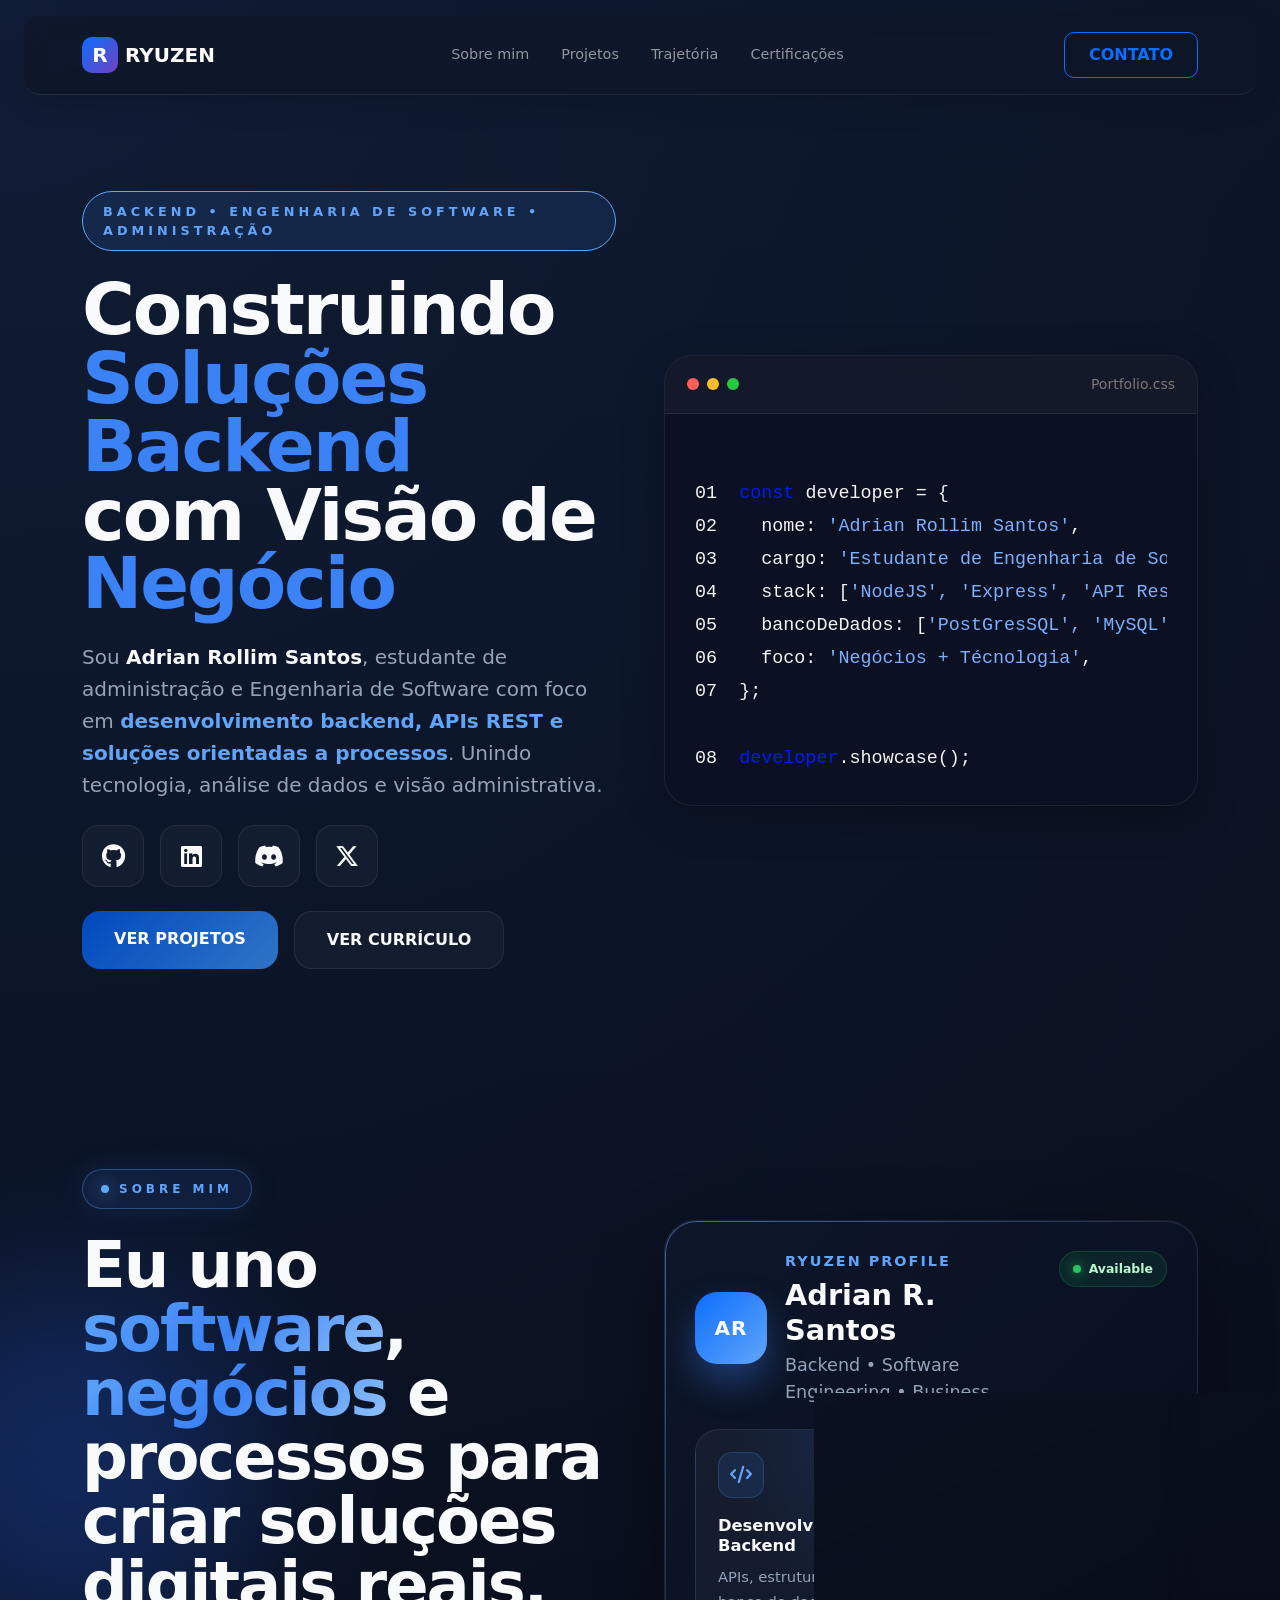
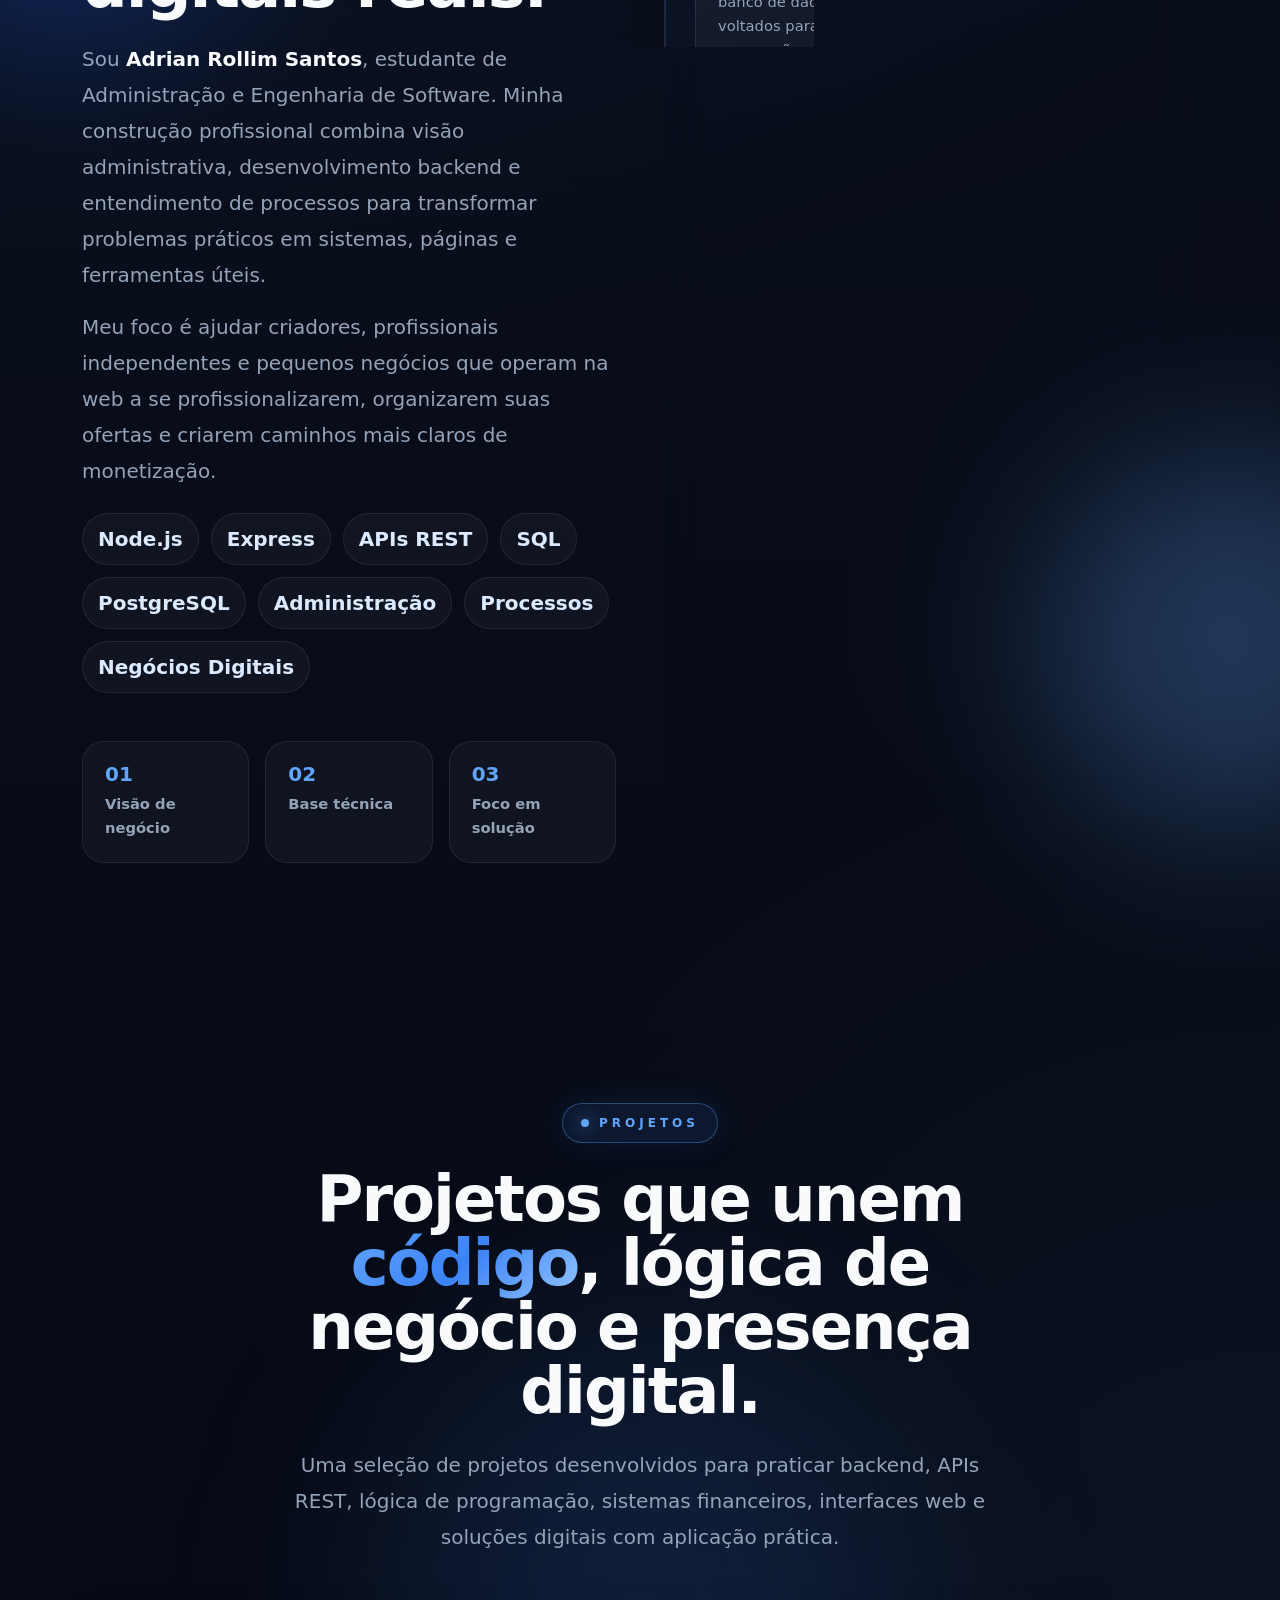
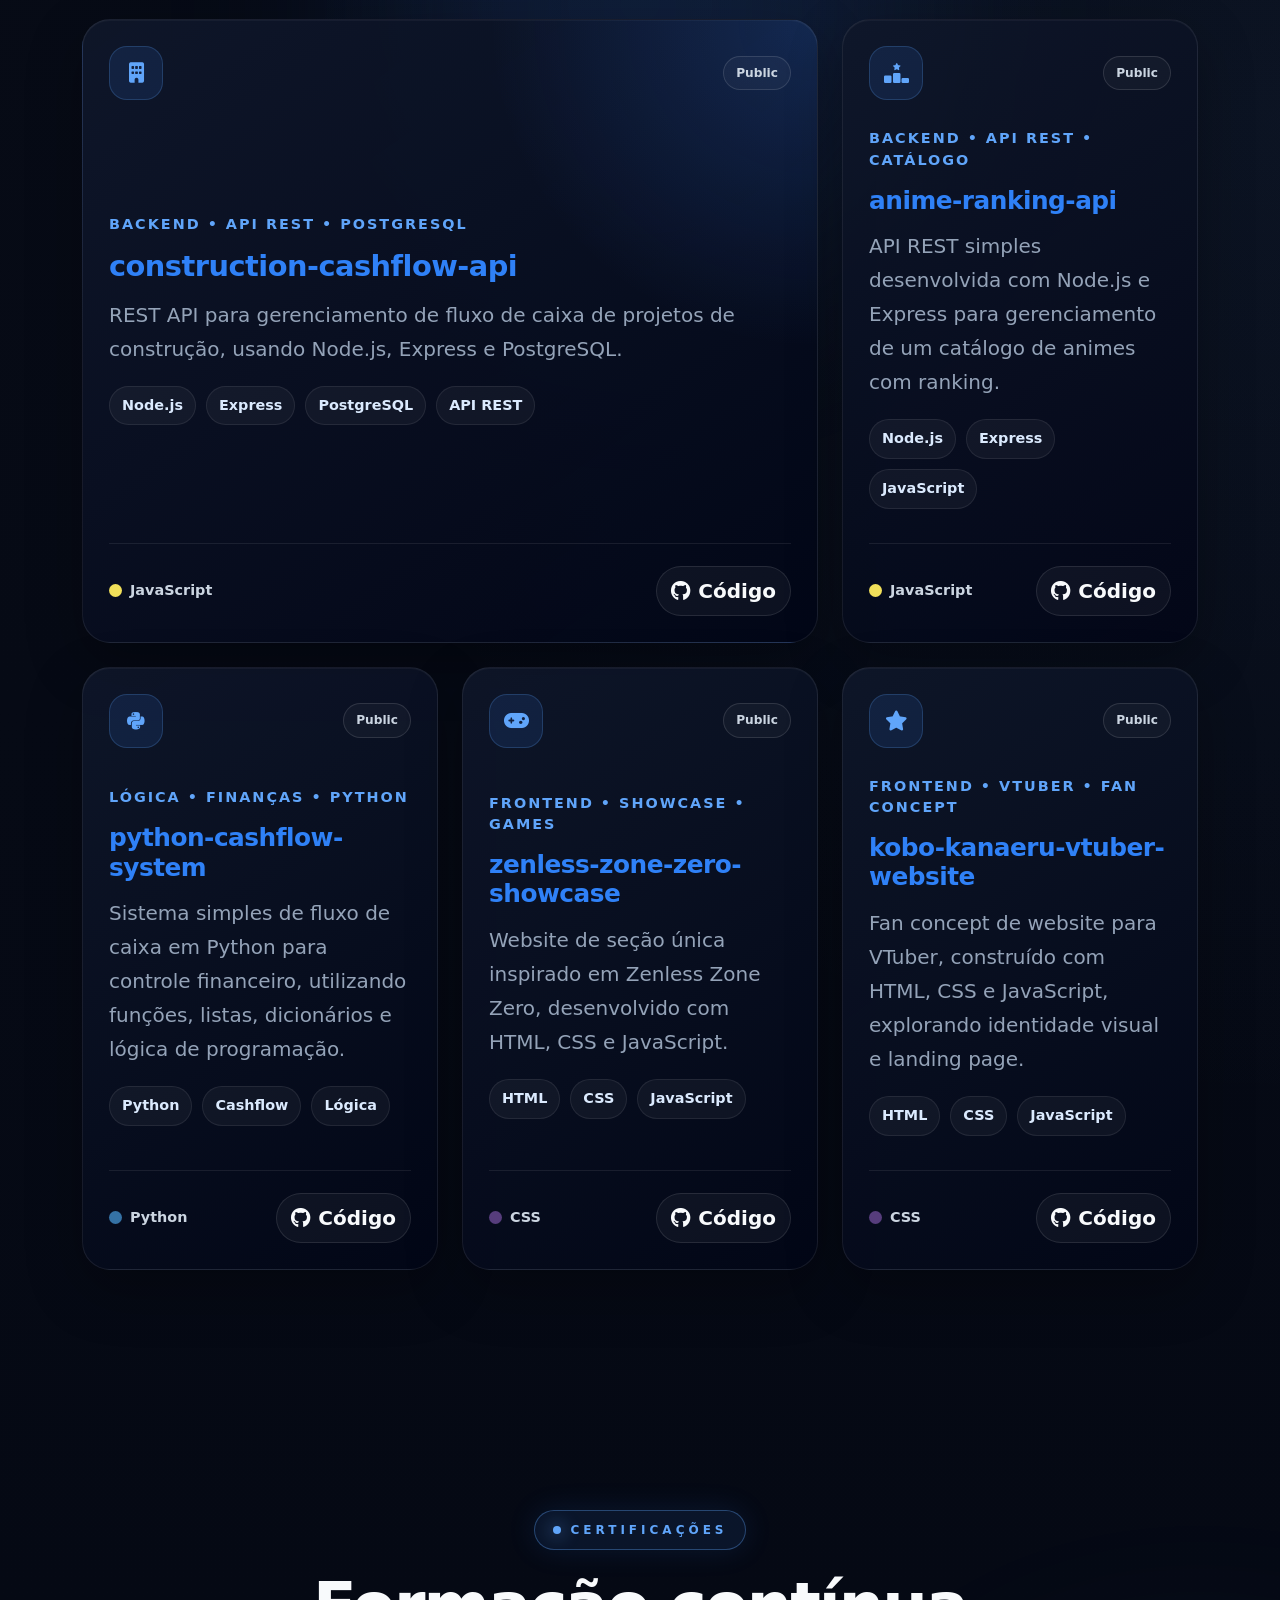
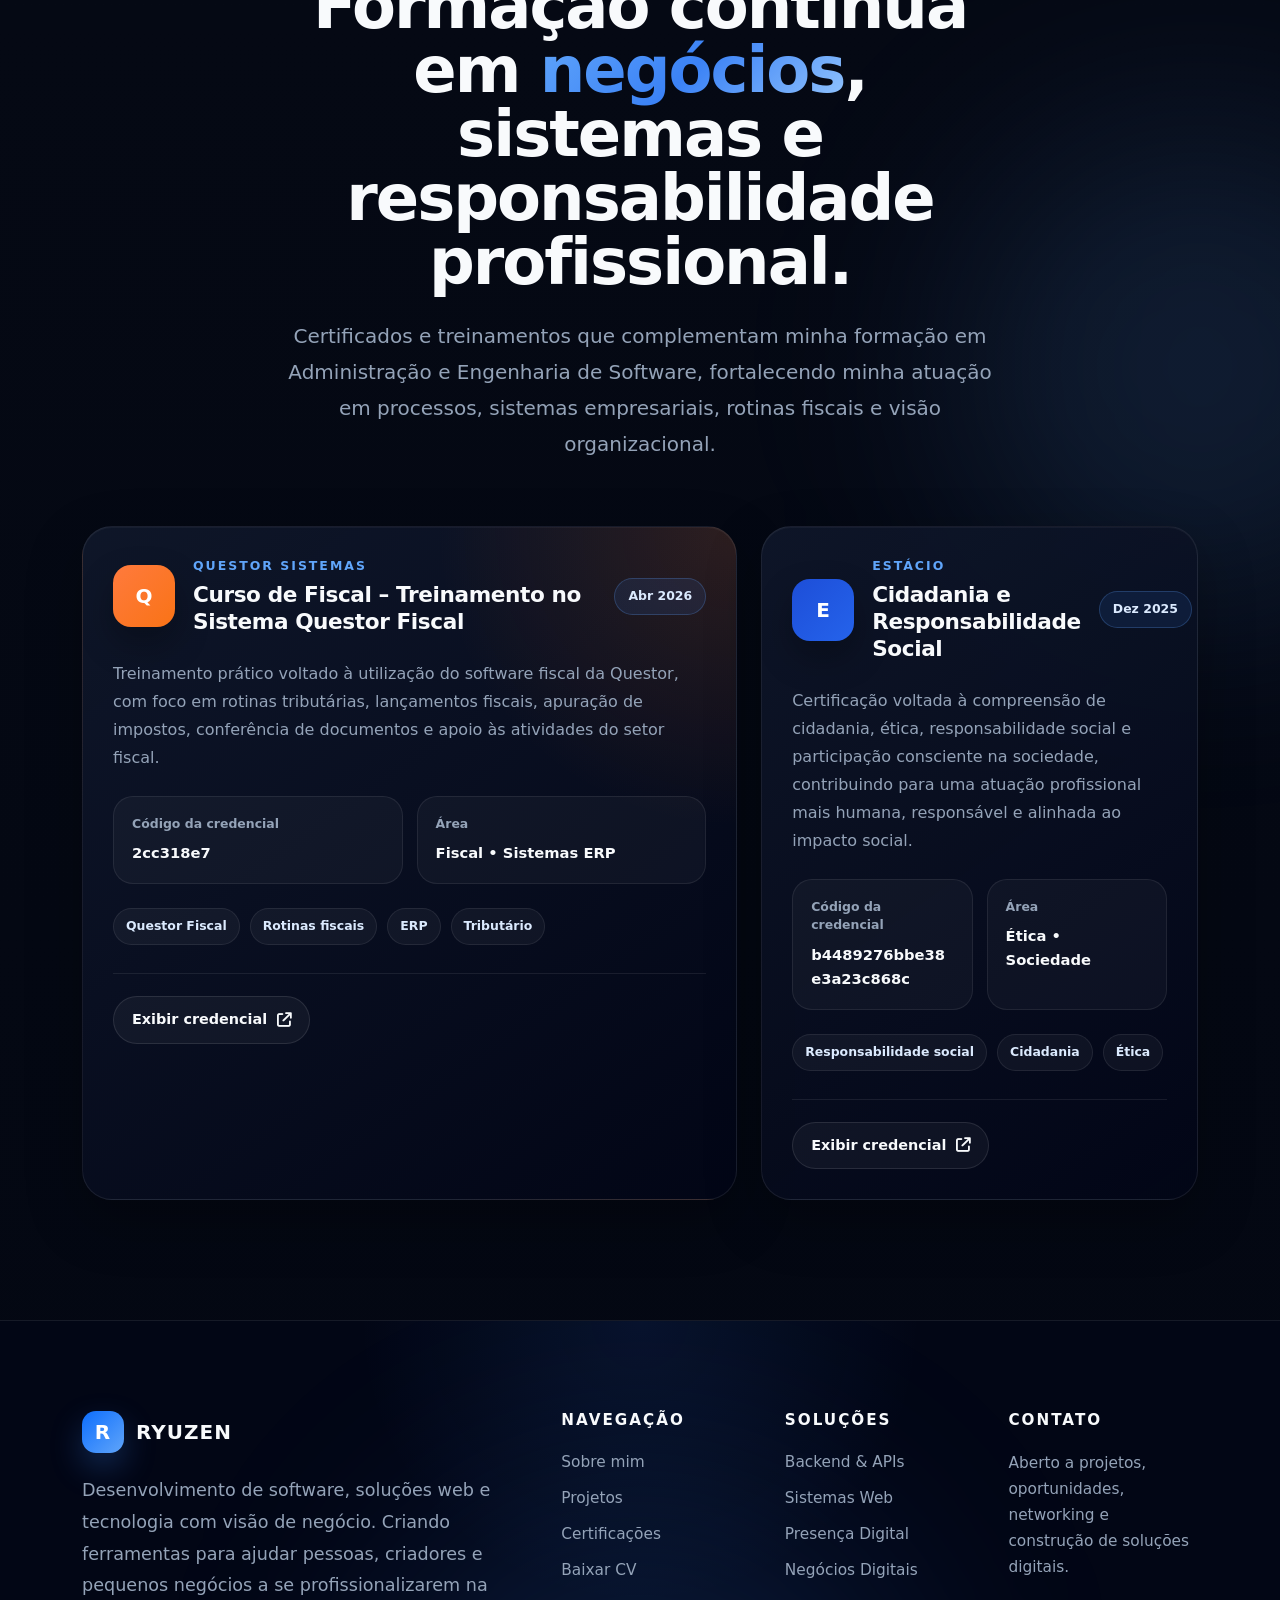
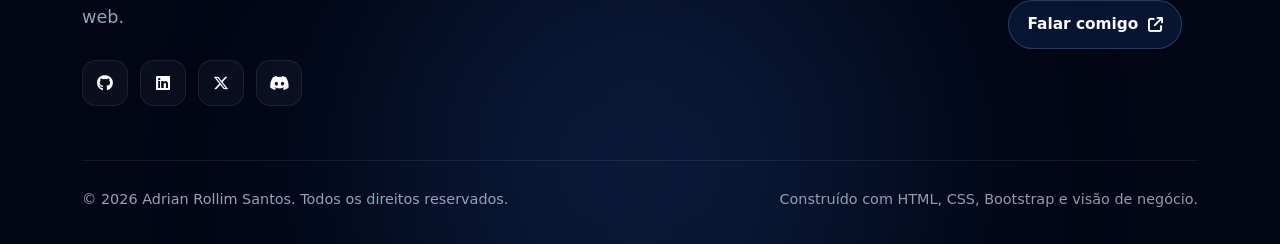
<file: index.html>
<!doctype html>
<html lang="en">
  <head>
    <meta charset="utf-8">
    <meta name="viewport" content="width=device-width, initial-scale=1">
    <link rel="shortcut icon" href="assets/img/icons/favicon.png" type="image/x-icon">
    <title>Adrian R. Santos | Portifólio de Desenvolvimento de Software</title>
    <!-- === Bootstrap Link === -->
    <link href="https://cdn.jsdelivr.net/npm/bootstrap@5.3.8/dist/css/bootstrap.min.css" rel="stylesheet" integrity="sha384-sRIl4kxILFvY47J16cr9ZwB07vP4J8+LH7qKQnuqkuIAvNWLzeN8tE5YBujZqJLB" crossorigin="anonymous">
    
    <!-- === Bootstrap Icons === -->
    <link rel="stylesheet" href="https://cdn.jsdelivr.net/npm/bootstrap-icons@1.13.1/font/bootstrap-icons.min.css">

    <!-- Font Awesome Icons -->
    <link rel="stylesheet" href="https://cdnjs.cloudflare.com/ajax/libs/font-awesome/6.5.1/css/all.min.css">
    
    <!-- === CSS Personalizado === -->
    <link rel="stylesheet" href="assets/css/style.css">
    <link rel="stylesheet" href="assets/css/style-hero-section.css">
    <link rel="stylesheet" href="assets/css/style-about-section.css">
    <link rel="stylesheet" href="assets/css/style-projects-section.css">
    <link rel="stylesheet" href="assets/css/styele-certifications.css">
    <link rel="stylesheet" href="assets/css/style-footer-section.css">
  </head>
  <body>

    <!-- === header === -->
    <header class="px-4 py-3">
        <nav class="navbar navbar-expand-lg navbar-dark modern-header py-3 rounded-4 sticky-top">
            <div class="container">
                <a href="index.html" class="navbar-brand fw-bold"><span class="brand-icon">R</span> RYUZEN</a>

                <button class="navbar-toggler" 
                type="button" data-bs-toggle="collapse" 
                data-bs-target="#menu"><span class="navbar-toggler-icon"></span></button>

                <div class="collapse navbar-collapse" id="menu">
                    <ul class="navbar-nav mx-auto align-items-lg-center">
                        <li class="nav-item mx-2"><a href="#sobre" class="nav-link" aria-current="page">Sobre mim</a></li>
                        <li class="nav-item mx-2"><a href="#projetos" class="nav-link">Projetos</a></li>
                        <li class="nav-item mx-2"><a href="#" class="nav-link">Trajetória</a></li>
                        <li class="nav-item mx-2"><a href="#certificacoes" class="nav-link">Certificações</a></li>
                    </ul>
                    <a href="#contato" class="btn btn-outline-primary px-4 btn-modern"><!--<i class="bi bi-chat-left-dots"></i>-->
                        CONTATO
                    </a>
                </div>
            </div>
        </nav>
    </header>

    <!-- === hero-section === -->
    <section class="hero-section" >
        <div class="container">
            <div class="row align-items-center g-5">
                <div class="col-lg-6">
                    <span class="hero-badge shine-text">
                        BACKEND • ENGENHARIA DE SOFTWARE • ADMINISTRAÇÃO
                    </span>

                    <h1 class="hero-title mt-4">
                        Construindo <span class="accent shine-text">Soluções Backend</span><br>com Visão de<br>
                        <span class="accent shine-text">Negócio</span>
                    </h1>

                    <p class="hero-text mt-4">
                        Sou <strong>Adrian Rollim Santos</strong>, estudante de administração e Engenharia de Software
                        com foco em <span class="accent">desenvolvimento backend, APIs REST e soluções orientadas a processos</span>.
                        Unindo tecnologia, análise de dados e visão administrativa.
                    </p>

                    <div class="d-flex gap-3 mt-4 flex-wrap">
                        <a href="https://github.com/ryuzenink-cell" class="social-box"><i class="fa-brands fa-github" style="font-size: 1.5rem;"></i></a>
                        <a href="https://www.linkedin.com/in/adrianrollimsantos" class="social-box"><i class="fa-brands fa-linkedin" style="font-size: 1.5rem;"></i></a>
                        <a href="#" class="social-box"><i class="fa-brands fa-discord"  style="font-size: 1.5rem;"></i></a>
                        <a href="#" class="social-box"><i class="fa-brands fa-x-twitter" style="font-size: 1.5rem;"></i></a>
                    </div>

                    <div class="d-flex gap-3 mt-4 flex-wrap">
                        <a href="#projetos" class="btn hero-btn-primary">VER PROJETOS</a>
                        <a href="https://www.linkedin.com/in/adrianrollimsantos" target="_blank" class="btn hero-btn-secondary"><!--<i class="bi bi-download"></i>-->VER CURRÍCULO</a>
                    </div>
                </div>

                <div class="col-lg-6">
                    <div class="code-card">
                        <div class="code-topbar d-flex justify-content-between align-items-center">
                            <div class="dots d-flex gap-2">
                                <span></span>
                                <span></span>
                                <span></span>
                            </div>
                            <small>Portfolio.css</small>
                        </div>

                        <div class="code-body">
<pre><code >
01  <span style="color: #001aff;">const</span> developer = {
02    nome: <span style="color: #7dafff;">'Adrian Rollim Santos'</span>,
03    cargo: <span style="color: #7dafff;">'Estudante de Engenharia de Software'</span>,
04    stack: [<span style="color: #7dafff;">'NodeJS', 'Express', 'API Rest'</span>],
05    bancoDeDados: [<span style="color: #7dafff;">'PostGresSQL', 'MySQL'</span>],
06    foco: <span style="color: #7dafff;">'Negócios + Técnologia'</span>,
07  };

08  <span style="color: #001aff;">developer</span>.showcase();</code></pre>
                        </div>
                    </div>
                </div>

            </div>
        </div>
    </section>

    <!-- === sobre mim === -->
    <section class="about-section" id="sobre">
        <div class="about-glow about-glow-left"></div>
        <div class="about-glow about-glow-right"></div>

        <div class="container position-relative">
            <div class="row align-items-center g-5">

                <div class="col-lg-6">
                    <span class="section-eyebrow">
                        SOBRE MIM
                    </span>

                    <h2 class="section-title mt-4">
                        Eu uno <span class="gradient-text">software</span>, 
                        <span class="gradient-text">negócios</span> e processos para criar soluções digitais reais.
                    </h2>

                    <p class="section-description mt-4">
                        Sou <strong>Adrian Rollim Santos</strong>, estudante de Administração e Engenharia de Software.
                        Minha construção profissional combina visão administrativa, desenvolvimento backend e entendimento
                        de processos para transformar problemas práticos em sistemas, páginas e ferramentas úteis.
                    </p>

                    <p class="section-description">
                        Meu foco é ajudar criadores, profissionais independentes e pequenos negócios que operam na web
                        a se profissionalizarem, organizarem suas ofertas e criarem caminhos mais claros de monetização.
                    </p>

                    <div class="tech-stack mt-4">
                        <span>Node.js</span>
                        <span>Express</span>
                        <span>APIs REST</span>
                        <span>SQL</span>
                        <span>PostgreSQL</span>
                        <span>Administração</span>
                        <span>Processos</span>
                        <span>Negócios Digitais</span>
                    </div>

                    <div class="about-stats mt-5">
                        <div class="stat-card">
                            <strong>01</strong>
                            <span>Visão de negócio</span>
                        </div>

                        <div class="stat-card">
                            <strong>02</strong>
                            <span>Base técnica</span>
                        </div>

                        <div class="stat-card">
                            <strong>03</strong>
                            <span>Foco em solução</span>
                        </div>
                    </div>
                </div>

                <div class="col-lg-6">
                    <div class="about-dashboard">
                        <div class="dashboard-top">
                            <div class="profile-area">
                                <div class="profile-avatar">
                                    AR
                                </div>

                                <div>
                                    <span class="dashboard-label">Ryuzen Profile</span>
                                    <h3>Adrian R. Santos</h3>
                                    <p>Backend • Software Engineering • Business</p>
                                </div>
                            </div>

                            <div class="status-pill">
                                <span></span>
                                Available
                            </div>
                        </div>

                        <div class="dashboard-grid mt-4">
                            <div class="dashboard-card featured-card">
                                <i class="fa-solid fa-code"></i>
                                <h4>Desenvolvimento Backend</h4>
                                <p>
                                    APIs, estruturas de dados, banco de dados e sistemas voltados para organização e operação.
                                </p>
                            </div>

                            <div class="dashboard-card">
                                <i class="fa-solid fa-diagram-project"></i>
                                <h4>Processos</h4>
                                <p>
                                    Análise de fluxos, rotinas e gargalos para criar soluções mais eficientes.
                                </p>
                            </div>

                            <div class="dashboard-card">
                                <i class="fa-solid fa-chart-simple"></i>
                                <h4>Negócios</h4>
                                <p>
                                    Visão estratégica para transformar tecnologia em valor, receita e posicionamento.
                                </p>
                            </div>
                        </div>

                        <div class="focus-panel mt-4">
                            <div class="focus-header">
                                <span>Current Focus</span>
                                <i class="fa-solid fa-bolt"></i>
                            </div>

                            <ul>
                                <li>
                                    <i class="fa-solid fa-check"></i>
                                    Construir soluções web para criadores e pequenos negócios.
                                </li>

                                <li>
                                    <i class="fa-solid fa-check"></i>
                                    Desenvolver APIs e sistemas com lógica de negócio.
                                </li>

                                <li>
                                    <i class="fa-solid fa-check"></i>
                                    Unir administração, tecnologia e monetização digital.
                                </li>
                            </ul>
                        </div>

                        <div class="mini-terminal mt-4" style="font-family: 'Courier New', monospace">
    <pre><code>ryuzen.init({
    mode: 'business-driven software',
    mission: 'solve real problems with digital products'
    });</code></pre>
                        </div>
                    </div>
                </div>

            </div>
        </div>
    </section>
    
    
    <!-- === projetos === -->
    <section class="projects-section" id="projetos">
        <div class="projects-glow"></div>

        <div class="container position-relative">
            <div class="row justify-content-center text-center">
                <div class="col-lg-8">
                    <span class="section-eyebrow">
                        PROJETOS
                    </span>

                    <h2 class="section-title mx-auto mt-4">
                        Projetos que unem <span class="gradient-text">código</span>, lógica de negócio e presença digital.
                    </h2>

                    <p class="section-description mx-auto mt-4">
                        Uma seleção de projetos desenvolvidos para praticar backend, APIs REST, lógica de programação,
                        sistemas financeiros, interfaces web e soluções digitais com aplicação prática.
                    </p>
                </div>
            </div>

            <div class="projects-grid mt-5">

                <!-- Projeto 01 -->
                <article class="project-card project-featured">
                    <div class="project-card-top">
                        <div class="project-icon">
                            <i class="fa-solid fa-building"></i>
                        </div>

                        <span class="project-status">Public</span>
                    </div>

                    <div class="project-content">
                        <span class="project-category">Backend • API REST • PostgreSQL</span>

                        <h3>construction-cashflow-api</h3>

                        <p>
                            REST API para gerenciamento de fluxo de caixa de projetos de construção,
                            usando Node.js, Express e PostgreSQL.
                        </p>

                        <div class="project-tags">
                            <span>Node.js</span>
                            <span>Express</span>
                            <span>PostgreSQL</span>
                            <span>API REST</span>
                        </div>
                    </div>

                    <div class="project-footer">
                        <div class="project-language">
                            <span class="language-dot javascript"></span>
                            JavaScript
                        </div>

                        <div class="project-actions">
                            <a href="https://github.com/ryuzenink-cell/construction-cashflow-api" target="_blank" class="project-link">
                                <i class="fa-brands fa-github"></i>
                                Código
                            </a>
                        </div>
                    </div>
                </article>

                <!-- Projeto 02 -->
                <article class="project-card">
                    <div class="project-card-top">
                        <div class="project-icon">
                            <i class="fa-solid fa-ranking-star"></i>
                        </div>

                        <span class="project-status">Public</span>
                    </div>

                    <div class="project-content">
                        <span class="project-category">Backend • API REST • Catálogo</span>

                        <h3>anime-ranking-api</h3>

                        <p>
                            API REST simples desenvolvida com Node.js e Express para gerenciamento
                            de um catálogo de animes com ranking.
                        </p>

                        <div class="project-tags">
                            <span>Node.js</span>
                            <span>Express</span>
                            <span>JavaScript</span>
                        </div>
                    </div>

                    <div class="project-footer">
                        <div class="project-language">
                            <span class="language-dot javascript"></span>
                            JavaScript
                        </div>

                        <div class="project-actions">
                            <a href="https://github.com/ryuzenink-cell/anime-ranking-api" target="_blank" class="project-link">
                                <i class="fa-brands fa-github"></i>
                                Código
                            </a>
                        </div>
                    </div>
                </article>

                <!-- Projeto 03 -->
                <article class="project-card">
                    <div class="project-card-top">
                        <div class="project-icon">
                            <i class="fa-brands fa-python"></i>
                        </div>

                        <span class="project-status">Public</span>
                    </div>

                    <div class="project-content">
                        <span class="project-category">Lógica • Finanças • Python</span>

                        <h3>python-cashflow-system</h3>

                        <p>
                            Sistema simples de fluxo de caixa em Python para controle financeiro,
                            utilizando funções, listas, dicionários e lógica de programação.
                        </p>

                        <div class="project-tags">
                            <span>Python</span>
                            <span>Cashflow</span>
                            <span>Lógica</span>
                        </div>
                    </div>

                    <div class="project-footer">
                        <div class="project-language">
                            <span class="language-dot python"></span>
                            Python
                        </div>

                        <div class="project-actions">
                            <a href="https://github.com/ryuzenink-cell/python-cashflow-system" target="_blank" class="project-link">
                                <i class="fa-brands fa-github"></i>
                                Código
                            </a>
                        </div>
                    </div>
                </article>


                <!-- Projeto 04 -->
                <article class="project-card">
                    <div class="project-card-top">
                        <div class="project-icon">
                            <i class="fa-solid fa-gamepad"></i>
                        </div>

                        <span class="project-status">Public</span>
                    </div>

                    <div class="project-content">
                        <span class="project-category">Frontend • Showcase • Games</span>

                        <h3>zenless-zone-zero-showcase</h3>

                        <p>
                            Website de seção única inspirado em Zenless Zone Zero,
                            desenvolvido com HTML, CSS e JavaScript.
                        </p>

                        <div class="project-tags">
                            <span>HTML</span>
                            <span>CSS</span>
                            <span>JavaScript</span>
                        </div>
                    </div>

                    <div class="project-footer">
                        <div class="project-language">
                            <span class="language-dot css"></span>
                            CSS
                        </div>

                        <div class="project-actions">
                            <a href="https://github.com/ryuzenink-cell/zenless-zone-zero-showcase" target="_blank" class="project-link">
                                <i class="fa-brands fa-github"></i>
                                Código
                            </a>
                        </div>
                    </div>
                </article>

                <!-- Projeto 05 -->
                <article class="project-card">
                    <div class="project-card-top">
                        <div class="project-icon">
                            <i class="fa-solid fa-star"></i>
                        </div>

                        <span class="project-status">Public</span>
                    </div>

                    <div class="project-content">
                        <span class="project-category">Frontend • VTuber • Fan Concept</span>

                        <h3>kobo-kanaeru-vtuber-website</h3>

                        <p>
                            Fan concept de website para VTuber, construído com HTML,
                            CSS e JavaScript, explorando identidade visual e landing page.
                        </p>

                        <div class="project-tags">
                            <span>HTML</span>
                            <span>CSS</span>
                            <span>JavaScript</span>
                        </div>
                    </div>

                    <div class="project-footer">
                        <div class="project-language">
                            <span class="language-dot css"></span>
                            CSS
                        </div>

                        <div class="project-actions">
                            <a href="https://github.com/ryuzenink-cell/kobo-kanaeru-vtuber-website" target="_blank" class="project-link">
                                <i class="fa-brands fa-github"></i>
                                Código
                            </a>
                        </div>
                    </div>
                </article>

            </div>
        </div>
    </section>

    <!-- === certificações === -->
    <section class="certifications-section" id="certificacoes">
        <div class="certifications-glow"></div>

        <div class="container position-relative">
            <div class="row justify-content-center text-center">
                <div class="col-lg-8">
                    <span class="section-eyebrow">
                        CERTIFICAÇÕES
                    </span>

                    <h2 class="section-title mx-auto mt-4">
                        Formação contínua em <span class="gradient-text">negócios</span>, sistemas e responsabilidade profissional.
                    </h2>

                    <p class="section-description mx-auto mt-4">
                        Certificados e treinamentos que complementam minha formação em Administração e Engenharia de Software,
                        fortalecendo minha atuação em processos, sistemas empresariais, rotinas fiscais e visão organizacional.
                    </p>
                </div>
            </div>

            <div class="certifications-grid mt-5">

                <!-- Certificação 01 -->
                <article class="certification-card certification-featured">
                    <div class="certification-header">
                        <div class="certification-logo questor-logo">
                            <span>Q</span>
                        </div>

                        <div class="certification-meta">
                            <span class="certification-issuer">Questor Sistemas</span>
                            <h3>Curso de Fiscal – Treinamento no Sistema Questor Fiscal</h3>
                        </div>

                        <span class="certification-date">Abr 2026</span>
                    </div>

                    <p class="certification-description">
                        Treinamento prático voltado à utilização do software fiscal da Questor, com foco em rotinas tributárias,
                        lançamentos fiscais, apuração de impostos, conferência de documentos e apoio às atividades do setor fiscal.
                    </p>

                    <div class="certification-details">
                        <div>
                            <span>Código da credencial</span>
                            <strong>2cc318e7</strong>
                        </div>

                        <div>
                            <span>Área</span>
                            <strong>Fiscal • Sistemas ERP</strong>
                        </div>
                    </div>

                    <div class="certification-tags">
                        <span>Questor Fiscal</span>
                        <span>Rotinas fiscais</span>
                        <span>ERP</span>
                        <span>Tributário</span>
                    </div>

                    <div class="certification-footer">
                        <a href="#" target="_blank" class="certification-link">
                            Exibir credencial
                            <i class="fa-solid fa-arrow-up-right-from-square"></i>
                        </a>
                    </div>
                </article>

                <!-- Certificação 02 -->
                <article class="certification-card">
                    <div class="certification-header">
                        <div class="certification-logo estacio-logo">
                            <span>E</span>
                        </div>

                        <div class="certification-meta">
                            <span class="certification-issuer">Estácio</span>
                            <h3>Cidadania e Responsabilidade Social</h3>
                        </div>

                        <span class="certification-date">Dez 2025</span>
                    </div>

                    <p class="certification-description">
                        Certificação voltada à compreensão de cidadania, ética, responsabilidade social e participação consciente
                        na sociedade, contribuindo para uma atuação profissional mais humana, responsável e alinhada ao impacto social.
                    </p>

                    <div class="certification-details">
                        <div>
                            <span>Código da credencial</span>
                            <strong>b4489276bbe38e3a23c868c</strong>
                        </div>

                        <div>
                            <span>Área</span>
                            <strong>Ética • Sociedade</strong>
                        </div>
                    </div>

                    <div class="certification-tags">
                        <span>Responsabilidade social</span>
                        <span>Cidadania</span>
                        <span>Ética</span>
                    </div>

                    <div class="certification-footer">
                        <a href="#" target="_blank" class="certification-link">
                            Exibir credencial
                            <i class="fa-solid fa-arrow-up-right-from-square"></i>
                        </a>
                    </div>
                </article>

            </div>
        </div>
    </section>

    <!-- === footer === -->
    <footer class="site-footer" id="contato">
        <div class="footer-glow"></div>

        <div class="container position-relative">
            <div class="footer-main">
                <div class="footer-brand-area">
                    <a href="index.html" class="footer-brand">
                        <span class="footer-brand-icon">R</span>
                        <span>RYUZEN</span>
                    </a>

                    <p>
                        Desenvolvimento de software, soluções web e tecnologia com visão de negócio.
                        Criando ferramentas para ajudar pessoas, criadores e pequenos negócios a se profissionalizarem na web.
                    </p>

                    <div class="footer-socials">
                        <a href="https://github.com/ryuzenink-cell" target="_blank" aria-label="GitHub">
                            <i class="fa-brands fa-github"></i>
                        </a>

                        <a href="https://www.linkedin.com/in/adrianrollimsantos" target="_blank" aria-label="LinkedIn">
                            <i class="fa-brands fa-linkedin"></i>
                        </a>

                        <a href="#" target="_blank" aria-label="X Twitter">
                            <i class="fa-brands fa-x-twitter"></i>
                        </a>

                        <a href="#" target="_blank" aria-label="Discord">
                            <i class="fa-brands fa-discord"></i>
                        </a>
                    </div>
                </div>

                <div class="footer-links-area">
                    <div class="footer-column">
                        <h3>Navegação</h3>

                        <ul>
                            <li><a href="#sobre">Sobre mim</a></li>
                            <li><a href="#projetos">Projetos</a></li>
                            <li><a href="#certificacoes">Certificações</a></li>
                            <li><a href="assets/files/Resume Eng Soft.pdf" target="_blank">Baixar CV</a></li>
                        </ul>
                    </div>

                    <div class="footer-column">
                        <h3>Soluções</h3>

                        <ul>
                            <li><a href="#projetos">Backend & APIs</a></li>
                            <li><a href="#projetos">Sistemas Web</a></li>
                            <li><a href="#projetos">Presença Digital</a></li>
                            <li><a href="#projetos">Negócios Digitais</a></li>
                        </ul>
                    </div>

                    <div class="footer-column footer-contact">
                        <h3>Contato</h3>

                        <p>
                            Aberto a projetos, oportunidades, networking e construção de soluções digitais.
                        </p>

                        <a href="https://www.linkedin.com/in/adrianrollimsantos" target="_blank" class="footer-cta">
                            Falar comigo
                            <i class="fa-solid fa-arrow-up-right-from-square"></i>
                        </a>
                    </div>
                </div>
            </div>

            <div class="footer-bottom">
                <p>
                    © 2026 Adrian Rollim Santos. Todos os direitos reservados.
                </p>

                <span>
                    Construído com HTML, CSS, Bootstrap e visão de negócio.
                </span>
            </div>
        </div>
    </footer>

    <script src="https://cdn.jsdelivr.net/npm/bootstrap@5.3.8/dist/js/bootstrap.bundle.min.js" integrity="sha384-FKyoEForCGlyvwx9Hj09JcYn3nv7wiPVlz7YYwJrWVcXK/BmnVDxM+D2scQbITxI" crossorigin="anonymous"></script>
  </body>
</html>
</file>
<file: assets/css/style.css>
/* ==== GERAL CONFIG. ==== */
:root {
    --bg-main: #050816;
    --bg-soft: #0b1120;
    --bg-panel: rgba(12, 18, 35, 0.88);

    --text-main: #f8fafc;
    --text-soft: #94a3b8;

    --accent: #3b82f6;
    --accent-strong: #60a5fa;
    --accent-soft: rgba(59, 130, 246, 0.12);

    --border-soft: rgba(255, 255, 255, 0.08);
    --shadow-soft: 0 12px 40px rgba(0, 0, 0, 0.28);
}

body {
    color: white;
    background:
        radial-gradient(
            circle at top left,
            rgba(59, 130, 246, 0.10),
            transparent 30%
        ),

        radial-gradient(
            circle at right center,
            rgba(96, 165, 250, 0.06),
            transparent 28%
        ),

        linear-gradient(
            to bottom,
            #0b1120 0%,
            #070b16 45%,
            #030712 100%
        );
}

/* ==== HEADER ==== */
.modern-header {
    background: rgba(15, 23, 42, 0.85);
    backdrop-filter: blur(10px);
    border-bottom: 1px solid rgba(255, 255, 255, 0.08);
    box-shadow: 0 8px 30px rgba(0, 0, 0, 0.12);
}

/* ==== BRAND ICON ==== */
.brand-icon {
    width: 36px;
    height: 36px;
    border-radius: 10px;
    display: inline-flex;
    align-items: center;
    justify-content: center;
    background: linear-gradient(135deg, #0d6efd, #6f42c1);
    color: white;
    font-weight: bold;
}

/* ==== LINKS <a> ==== */

.navbar {
    transition: all 0.3s ease;
}

.navbar .nav-link {
    font-size: 0.9rem;
    position: relative;
    font-weight: 500;
    transition: 0.3s ease;
}

.navbar .nav-link:hover {
    color: #ffffff;
    transform: translateY(-1px);
}

.navbar .nav-link::after {
    content: "";
    position: absolute;
    left: 8px;
    bottom: 4px;
    width: 0;
    height: 2px;
    background: #0d6efd;
    transition: width 0.3s ease;
}

.navbar .nav-link:hover::after,
.navbar .nav-link.active::after {
    width: calc(100% - 16px);
}

.navbar .nav-link.active {
    color: #fff;
    font-weight: 600;
}

/* ==== CTA HEADER ==== */
.btn-modern {
    border-radius: 10px;
    padding: 10px 22px;
    font-weight: 600;
    transition: 0.3s ease;
}

.btn-modern:hover {
    transform: translateY(-2px);
}

/* ==== MENU MOBILE ==== */
@media (max-width: 991.98px) {
    .navbar-collapse {
        margin-top: 16px;
        padding: 16px;
        border-radius: 16px;
        background: rgba(255, 255, 255, 0.04);
    }
}
</file>
<file: assets/css/style-hero-section.css>
:root {
    --bg-main: #050816;
    --bg-soft: #0b1120;
    --bg-panel: rgba(12, 18, 35, 0.88);

    --text-main: #f8fafc;
    --text-soft: #94a3b8;

    --accent: #3b82f6;
    --accent-strong: #60a5fa;
    --accent-soft: rgba(59, 130, 246, 0.12);

    --border-soft: rgba(255, 255, 255, 0.08);
    --shadow-soft: 0 12px 40px rgba(0, 0, 0, 0.28);
}

body {
    background:
        radial-gradient(
            circle at top left,
            rgba(59, 130, 246, 0.10),
            transparent 30%
        ),

        radial-gradient(
            circle at right center,
            rgba(96, 165, 250, 0.06),
            transparent 28%
        ),

        linear-gradient(
            to bottom,
            #0b1120 0%,
            #070b16 45%,
            #030712 100%
        );
}


.hero-section {
    min-height: 100vh;
    display: flex;
    align-items: center;
    padding: 80px 0;
}

.hero-badge {
    display: inline-block;
    padding: 10px 20px;
    border-radius: 999px;
    font-size: 0.8rem;
    font-weight: 700;
    letter-spacing: 4px;
    color: var(--accent-strong);
    background: var(--accent-soft);
    border: 1px solid var(--accent-strong);
}

.hero-title {
    font-size: 4.5rem;
    line-height: 0.95;
    font-weight: 800;
    letter-spacing: -2px;
    color: var(--text-main);
}

.hero-title .accent {
    color: var(--accent);
}

.hero-text {
    max-width: 620px;
    font-size: 1.25rem;
    line-height: 1.6;
    color: var(--text-soft);
}

.hero-text strong {
    color: var(--text-main);
}

.hero-text .accent {
    color: var(--accent-strong);
    font-weight: 700;
}

.social-box {
    width: 62px;
    height: 62px;
    border-radius: 16px;
    display: flex;
    align-items: center;
    justify-content: center;
    text-decoration: none;
    color: var(--text-main);
    background: rgba(255, 255, 255, 0.03);
    border: 1px solid var(--border-soft);
    transition: all 0.3s ease;
}

.social-box:hover {
    transform: translateY(-4px);
    border: 1px solid var(--accent-strong);
    box-shadow: 0 12px 30px var(--accent);
}

.hero-btn-primary {
    padding: 16px 32px;
    border-radius: 18px;
    font-weight: 700;
    border: none;
    background: linear-gradient(135deg, #0049be, #3074c6);
    color: white;
    /*box-shadow: 0 0px 30px #528ed8;*/
    transition: all 0.3s ease;
}

.hero-btn-primary:hover {
    transform: translateY(-2px);
    box-shadow: 0 0 34px var(--accent);
    color: white;
}

.hero-btn-secondary {
    padding: 16px 32px;
    border-radius: 18px;
    font-weight: 700;
    color: var(--text-main);
    background: rgba(255, 255, 255, 0.03);
    border: 1px solid var(--border-soft);
    transition: all 0.3s ease;
}

.hero-btn-secondary:hover {
    color: white;
    background: rgba(255, 255, 255, 0.06);
    border-color: rgba(255, 255, 255, 0.12);
}

.code-card {
    background: var(--bg-panel);
    border: 1px solid var(--border-soft);
    border-radius: 28px;
    overflow: hidden;
    backdrop-filter: blur(10px);
    box-shadow: var(--shadow-soft);
}

.code-topbar {
    padding: 18px 22px;
    background: rgba(255, 255, 255, 0.03);
    border-bottom: 1px solid var(--border-soft);
}

.code-topbar small {
    color: #7d7676;
}

.dots span {
    width: 12px;
    height: 12px;
    border-radius: 50%;
    display: inline-block;
    background: #ff5f56;
}

.dots span:nth-child(2) {
    background: #ffbd2e;
}

.dots span:nth-child(3) {
    background: #27c93f;
}

.code-body {
    padding: 30px;
}

.code-body pre {
    margin: 0;
    font-size: 1.15rem;
    line-height: 1.8;
    color: #f3f3f3;
    font-family: "Courier New", monospace;
}

@media (max-width: 991.98px) {
    .hero-section {
        min-height: auto;
        padding: 70px 0;
    }

    .hero-title {
        font-size: 3rem;
    }

    .hero-text {
        font-size: 1.05rem;
    }

    .code-body pre {
        font-size: 0.95rem;
    }
}
</file>
<file: assets/css/style-about-section.css>
/* ==== SOBRE MIM | MODERN UPGRADE ==== */
html {
    scroll-behavior: smooth;
}

.about-section {
    position: relative;
    padding: 120px 0;
    overflow: hidden;
}

.about-glow {
    position: absolute;
    width: 380px;
    height: 380px;
    border-radius: 50%;
    filter: blur(80px);
    opacity: 0.28;
    pointer-events: none;
}

.about-glow-left {
    left: -120px;
    top: 15%;
    background: #2563eb;
}

.about-glow-right {
    right: -140px;
    bottom: 10%;
    background: #60a5fa;
}

.section-eyebrow {
    display: inline-flex;
    align-items: center;
    gap: 10px;
    padding: 10px 18px;
    border-radius: 999px;
    font-size: 0.75rem;
    font-weight: 800;
    letter-spacing: 4px;
    color: var(--accent-strong);
    background: rgba(59, 130, 246, 0.10);
    border: 1px solid rgba(96, 165, 250, 0.35);
    box-shadow: 0 0 30px rgba(59, 130, 246, 0.12);
}

.section-eyebrow::before {
    content: "";
    width: 8px;
    height: 8px;
    border-radius: 50%;
    background: var(--accent-strong);
    box-shadow: 0 0 18px var(--accent-strong);
}

.section-title {
    max-width: 720px;
    font-size: clamp(2.3rem, 5vw, 4rem);
    line-height: 1;
    font-weight: 900;
    letter-spacing: -2px;
    color: var(--text-main);
}

.gradient-text {
    background: linear-gradient(135deg, #60a5fa, #3b82f6, #93c5fd);
    -webkit-background-clip: text;
    background-clip: text;
    color: transparent;
}

.section-description {
    max-width: 720px;
    font-size: 1.25rem;
    line-height: 1.8;
    color: var(--text-soft);
}

.section-description strong {
    color: var(--text-main);
}

.tech-stack {
    display: flex;
    flex-wrap: wrap;
    gap: 12px;
}

.tech-stack span {
    padding: 10px 15px;
    border-radius: 999px;
    color: #dbeafe;
    font-size: 1.25rem;
    font-weight: 600;
    background: rgba(255, 255, 255, 0.035);
    border: 1px solid rgba(255, 255, 255, 0.08);
    transition: 0.3s ease;
}

.tech-stack span:hover {
    transform: translateY(-3px);
    color: white;
    border-color: rgba(96, 165, 250, 0.45);
    box-shadow: 0 12px 26px rgba(59, 130, 246, 0.18);
}

.about-stats {
    display: grid;
    grid-template-columns: repeat(3, 1fr);
    gap: 16px;
}

.stat-card {
    padding: 22px;
    border-radius: 22px;
    background: rgba(255, 255, 255, 0.035);
    border: 1px solid var(--border-soft);
    transition: 0.3s ease;
}

.stat-card:hover {
    transform: translateY(-5px);
    border-color: rgba(96, 165, 250, 0.4);
    background: rgba(59, 130, 246, 0.08);
}

.stat-card strong {
    display: block;
    margin-bottom: 8px;
    font-size: 1.25rem;
    line-height: 1;
    color: var(--accent-strong);
}

.stat-card span {
    color: var(--text-soft);
    font-size: 0.92rem;
    font-weight: 600;
}

.about-dashboard {
    position: relative;
    padding: 30px;
    border-radius: 32px;
    background:
        linear-gradient(
            135deg,
            rgba(15, 23, 42, 0.92),
            rgba(2, 6, 23, 0.88)
        );
    border: 1px solid rgba(255, 255, 255, 0.09);
    box-shadow:
        0 24px 70px rgba(0, 0, 0, 0.35),
        inset 0 1px 0 rgba(255, 255, 255, 0.06);
    backdrop-filter: blur(18px);
}

.about-dashboard::before {
    content: "";
    position: absolute;
    inset: 0;
    padding: 1px;
    border-radius: inherit;
    background: linear-gradient(
        135deg,
        rgba(96, 165, 250, 0.55),
        transparent 35%,
        rgba(59, 130, 246, 0.35)
    );
    -webkit-mask:
        linear-gradient(#000 0 0) content-box,
        linear-gradient(#000 0 0);
    -webkit-mask-composite: xor;
    mask-composite: exclude;
    pointer-events: none;
}

.dashboard-top {
    display: flex;
    align-items: flex-start;
    justify-content: space-between;
    gap: 20px;
}

.profile-area {
    display: flex;
    align-items: center;
    gap: 18px;
}

.profile-avatar {
    width: 72px;
    height: 72px;
    min-width: 72px;
    border-radius: 22px;
    display: flex;
    align-items: center;
    justify-content: center;
    color: white;
    font-size: 1.25rem;
    font-weight: 900;
    letter-spacing: 1px;
    background: linear-gradient(135deg, #0d6efd, #60a5fa);
    box-shadow: 0 18px 35px rgba(59, 130, 246, 0.35);
}

.dashboard-label {
    display: block;
    margin-bottom: 6px;
    color: var(--accent-strong);
    font-size: 0.9rem;
    font-weight: 800;
    letter-spacing: 2px;
    text-transform: uppercase;
}

.profile-area h3 {
    margin: 0;
    color: var(--text-main);
    font-size: 1.8rem;
    font-weight: 850;
}

.profile-area p {
    margin: 5px 0 0;
    color: var(--text-soft);
    font-size: 1.1rem;
}

.status-pill {
    display: inline-flex;
    align-items: center;
    gap: 8px;
    padding: 8px 13px;
    border-radius: 999px;
    color: #bbf7d0;
    background: rgba(34, 197, 94, 0.10);
    border: 1px solid rgba(34, 197, 94, 0.22);
    font-size: 0.78rem;
    font-weight: 700;
    white-space: nowrap;
}

.status-pill span {
    width: 8px;
    height: 8px;
    border-radius: 50%;
    background: #22c55e;
    box-shadow: 0 0 14px #22c55e;
}

.dashboard-grid {
    display: grid;
    grid-template-columns: 1.1fr 0.9fr;
    gap: 16px;
}

.dashboard-card {
    padding: 22px;
    border-radius: 24px;
    background: rgba(255, 255, 255, 0.035);
    border: 1px solid rgba(255, 255, 255, 0.08);
    transition: 0.3s ease;
}

.dashboard-card:hover {
    transform: translateY(-4px);
    border-color: rgba(96, 165, 250, 0.38);
    background: rgba(255, 255, 255, 0.055);
}

.featured-card {
    grid-row: span 2;
    background:
        radial-gradient(
            circle at top right,
            rgba(59, 130, 246, 0.22),
            transparent 38%
        ),
        rgba(255, 255, 255, 0.04);
}

.dashboard-card i {
    width: 46px;
    height: 46px;
    margin-bottom: 18px;
    border-radius: 14px;
    display: flex;
    align-items: center;
    justify-content: center;
    color: var(--accent-strong);
    background: rgba(59, 130, 246, 0.12);
    border: 1px solid rgba(96, 165, 250, 0.2);
    font-size: 1.1rem;
}

.dashboard-card h4 {
    margin-bottom: 10px;
    color: var(--text-main);
    font-size: 1.02rem;
    font-weight: 800;
}

.dashboard-card p {
    margin: 0;
    color: var(--text-soft);
    font-size: 0.92rem;
    line-height: 1.65;
}

.focus-panel {
    padding: 24px;
    border-radius: 24px;
    background: rgba(3, 7, 18, 0.55);
    border: 1px solid rgba(255, 255, 255, 0.08);
}

.focus-header {
    display: flex;
    align-items: center;
    justify-content: space-between;
    margin-bottom: 18px;
}

.focus-header span {
    color: var(--text-main);
    font-size: 0.95rem;
    font-weight: 800;
}

.focus-header i {
    color: var(--accent-strong);
}

.focus-panel ul {
    display: grid;
    gap: 13px;
    margin: 0;
    padding: 0;
    list-style: none;
}

.focus-panel li {
    display: flex;
    gap: 12px;
    color: var(--text-soft);
    font-size: 0.95rem;
    line-height: 1.5;
}

.focus-panel li i {
    margin-top: 3px;
    color: var(--accent-strong);
}

.mini-terminal {
    padding: 20px;
    border-radius: 22px;
    background: rgba(2, 6, 23, 0.78);
    border: 1px solid rgba(96, 165, 250, 0.12);
    overflow-x: auto;
}

.mini-terminal pre {
    margin: 0;
}

.mini-terminal code {
    color: #dbeafe;
    font-family: "Courier New", monospace;
    font-size: 0.88rem;
    line-height: 1.7;
}

@media (max-width: 991.98px) {
    .about-section {
        padding: 90px 0;
    }

    .about-stats {
        grid-template-columns: 1fr;
    }

    .dashboard-top {
        flex-direction: column;
    }

    .dashboard-grid {
        grid-template-columns: 1fr;
    }

    .featured-card {
        grid-row: auto;
    }
}

@media (max-width: 575.98px) {
    .about-dashboard {
        padding: 22px;
        border-radius: 26px;
    }

    .profile-area {
        align-items: flex-start;
    }

    .profile-avatar {
        width: 58px;
        height: 58px;
        min-width: 58px;
        border-radius: 18px;
    }

    .section-title {
        letter-spacing: -1px;
    }
}
</file>
<file: assets/css/style-projects-section.css>
/* ==== PROJETOS ==== */
.projects-section {
    position: relative;
    padding: 120px 0;
    overflow: hidden;
}

.projects-glow {
    position: absolute;
    top: 18%;
    left: 50%;
    width: 520px;
    height: 520px;
    border-radius: 50%;
    background: rgba(59, 130, 246, 0.14);
    filter: blur(110px);
    transform: translateX(-50%);
    pointer-events: none;
}

.projects-grid {
    display: grid;
    grid-template-columns: repeat(3, 1fr);
    gap: 24px;
}

.project-card {
    position: relative;
    min-height: 360px;
    display: flex;
    flex-direction: column;
    justify-content: space-between;
    padding: 26px;
    border-radius: 28px;
    background:
        linear-gradient(
            145deg,
            rgba(15, 23, 42, 0.9),
            rgba(2, 6, 23, 0.88)
        );
    border: 1px solid rgba(255, 255, 255, 0.08);
    box-shadow:
        0 20px 55px rgba(0, 0, 0, 0.28),
        inset 0 1px 0 rgba(255, 255, 255, 0.04);
    overflow: hidden;
    transition: all 0.35s ease;
}

.project-card::before {
    content: "";
    position: absolute;
    inset: 0;
    background:
        radial-gradient(
            circle at top right,
            rgba(59, 130, 246, 0.16),
            transparent 34%
        );
    opacity: 0;
    transition: 0.35s ease;
    pointer-events: none;
}

.project-card:hover {
    transform: translateY(-8px);
    border-color: rgba(96, 165, 250, 0.45);
    box-shadow:
        0 24px 70px rgba(0, 0, 0, 0.35),
        0 0 40px rgba(59, 130, 246, 0.12);
}

.project-card:hover::before {
    opacity: 1;
}

.project-featured {
    grid-column: span 2;
    background:
        radial-gradient(
            circle at top right,
            rgba(59, 130, 246, 0.22),
            transparent 34%
        ),
        linear-gradient(
            145deg,
            rgba(15, 23, 42, 0.96),
            rgba(2, 6, 23, 0.9)
        );
}

.project-card-top {
    position: relative;
    z-index: 2;
    display: flex;
    align-items: center;
    justify-content: space-between;
    margin-bottom: 28px;
}

.project-icon {
    width: 54px;
    height: 54px;
    border-radius: 18px;
    display: flex;
    align-items: center;
    justify-content: center;
    color: var(--accent-strong);
    background: rgba(59, 130, 246, 0.12);
    border: 1px solid rgba(96, 165, 250, 0.22);
    font-size: 1.25rem;
}

.project-status {
    padding: 7px 12px;
    border-radius: 999px;
    color: #cbd5e1;
    font-size: 0.76rem;
    font-weight: 700;
    background: rgba(255, 255, 255, 0.035);
    border: 1px solid rgba(255, 255, 255, 0.12);
}

.project-content {
    position: relative;
    z-index: 2;
}

.project-category {
    display: inline-block;
    margin-bottom: 14px;
    color: var(--accent-strong);
    font-size: 0.9rem;
    font-weight: 800;
    letter-spacing: 2px;
    text-transform: uppercase;
}

.project-card h3 {
    margin-bottom: 14px;
    color: #2f81f7;
    font-size: 1.55rem;
    font-weight: 850;
    letter-spacing: -0.5px;
}

.project-featured h3 {
    font-size: 1.8rem;
}

.project-card p {
    margin-bottom: 20px;
    color: var(--text-soft);
    font-size: 1.25rem;
    line-height: 1.7;
}

.project-featured p {
    max-width: 720px;
    font-size: 1.25rem;
}

.project-tags {
    display: flex;
    flex-wrap: wrap;
    gap: 10px;
}

.project-tags span {
    padding: 8px 12px;
    border-radius: 999px;
    color: #dbeafe;
    font-size: 0.9rem;
    font-weight: 700;
    background: rgba(255, 255, 255, 0.045);
    border: 1px solid rgba(255, 255, 255, 0.08);
}

.project-footer {
    position: relative;
    z-index: 2;
    display: flex;
    align-items: center;
    justify-content: space-between;
    gap: 14px;
    margin-top: 34px;
    padding-top: 22px;
    border-top: 1px solid rgba(255, 255, 255, 0.08);
}

.project-language {
    display: inline-flex;
    align-items: center;
    gap: 8px;
    color: #cbd5e1;
    font-size: 0.9rem;
    font-weight: 600;
}

.language-dot {
    width: 13px;
    height: 13px;
    border-radius: 50%;
    display: inline-block;
}

.language-dot.javascript {
    background: #f1e05a;
}

.language-dot.python {
    background: #3572a5;
}

.language-dot.kotlin {
    background: #a97bff;
}

.language-dot.css {
    background: #563d7c;
}

.project-actions {
    display: flex;
    align-items: center;
    gap: 10px;
}

.project-link {
    display: inline-flex;
    align-items: center;
    gap: 8px;
    padding: 9px 14px;
    border-radius: 999px;
    color: var(--text-main);
    text-decoration: none;
    font-size: 1.25rem;
    font-weight: 700;
    background: rgba(255, 255, 255, 0.045);
    border: 1px solid rgba(255, 255, 255, 0.1);
    transition: 0.3s ease;
}

.project-link:hover {
    color: white;
    transform: translateY(-2px);
    border-color: rgba(96, 165, 250, 0.45);
    background: rgba(59, 130, 246, 0.14);
    box-shadow: 0 10px 28px rgba(59, 130, 246, 0.18);
}

@media (max-width: 1199.98px) {
    .projects-grid {
        grid-template-columns: repeat(2, 1fr);
    }

    .project-featured {
        grid-column: span 2;
    }
}

@media (max-width: 767.98px) {
    .projects-section {
        padding: 90px 0;
    }

    .projects-grid {
        grid-template-columns: 1fr;
    }

    .project-featured {
        grid-column: span 1;
    }

    .project-card {
        min-height: auto;
        padding: 24px;
    }

    .project-featured h3,
    .project-card h3 {
        font-size: 1.35rem;
    }

    .project-footer {
        align-items: flex-start;
        flex-direction: column;
    }
}
</file>
<file: assets/css/styele-certifications.css>
/* ==== CERTIFICAÇÕES ==== */
.certifications-section {
    position: relative;
    padding: 120px 0;
    overflow: hidden;
}

.certifications-glow {
    position: absolute;
    right: -160px;
    top: 22%;
    width: 480px;
    height: 480px;
    border-radius: 50%;
    background: rgba(96, 165, 250, 0.13);
    filter: blur(110px);
    pointer-events: none;
}

.certifications-grid {
    display: grid;
    grid-template-columns: 1.2fr 0.8fr;
    gap: 24px;
}

.certification-card {
    position: relative;
    padding: 30px;
    border-radius: 30px;
    background:
        linear-gradient(
            145deg,
            rgba(15, 23, 42, 0.92),
            rgba(2, 6, 23, 0.88)
        );
    border: 1px solid rgba(255, 255, 255, 0.08);
    box-shadow:
        0 20px 55px rgba(0, 0, 0, 0.28),
        inset 0 1px 0 rgba(255, 255, 255, 0.04);
    overflow: hidden;
    transition: all 0.35s ease;
}

.certification-card::before {
    content: "";
    position: absolute;
    inset: 0;
    background:
        radial-gradient(
            circle at top right,
            rgba(59, 130, 246, 0.16),
            transparent 34%
        );
    opacity: 0;
    transition: 0.35s ease;
    pointer-events: none;
}

.certification-card:hover {
    transform: translateY(-7px);
    border-color: rgba(96, 165, 250, 0.42);
    box-shadow:
        0 24px 70px rgba(0, 0, 0, 0.36),
        0 0 42px rgba(59, 130, 246, 0.12);
}

.certification-card:hover::before {
    opacity: 1;
}

.certification-featured {
    background:
        radial-gradient(
            circle at top right,
            rgba(249, 115, 22, 0.15),
            transparent 32%
        ),
        linear-gradient(
            145deg,
            rgba(15, 23, 42, 0.96),
            rgba(2, 6, 23, 0.9)
        );
}

.certification-header {
    position: relative;
    z-index: 2;
    display: grid;
    grid-template-columns: auto 1fr auto;
    align-items: center;
    gap: 18px;
    margin-bottom: 24px;
}

.certification-logo {
    width: 62px;
    height: 62px;
    min-width: 62px;
    border-radius: 18px;
    display: flex;
    align-items: center;
    justify-content: center;
    color: white;
    font-weight: 900;
    font-size: 1.25rem;
    box-shadow: 0 16px 34px rgba(0, 0, 0, 0.28);
}

.questor-logo {
    background: linear-gradient(135deg, #ff7a3d, #f97316);
}

.estacio-logo {
    background: linear-gradient(135deg, #1d4ed8, #2563eb);
}

.certification-issuer {
    display: block;
    margin-bottom: 6px;
    color: var(--accent-strong);
    font-size: 0.78rem;
    font-weight: 800;
    letter-spacing: 2px;
    text-transform: uppercase;
}

.certification-meta h3 {
    margin: 0;
    color: var(--text-main);
    font-size: 1.35rem;
    font-weight: 850;
    line-height: 1.25;
    letter-spacing: -0.4px;
}

.certification-date {
    padding: 8px 13px;
    border-radius: 999px;
    color: #dbeafe;
    background: rgba(59, 130, 246, 0.11);
    border: 1px solid rgba(96, 165, 250, 0.24);
    font-size: 0.78rem;
    font-weight: 800;
    white-space: nowrap;
}

.certification-description {
    position: relative;
    z-index: 2;
    margin-bottom: 24px;
    color: var(--text-soft);
    font-size: 1rem;
    line-height: 1.75;
}

.certification-details {
    position: relative;
    z-index: 2;
    display: grid;
    grid-template-columns: repeat(2, 1fr);
    gap: 14px;
    margin-bottom: 24px;
}

.certification-details div {
    padding: 18px;
    border-radius: 20px;
    background: rgba(255, 255, 255, 0.035);
    border: 1px solid rgba(255, 255, 255, 0.08);
}

.certification-details span {
    display: block;
    margin-bottom: 8px;
    color: var(--text-soft);
    font-size: 0.78rem;
    font-weight: 700;
}

.certification-details strong {
    color: var(--text-main);
    font-size: 0.92rem;
    word-break: break-word;
}

.certification-tags {
    position: relative;
    z-index: 2;
    display: flex;
    flex-wrap: wrap;
    gap: 10px;
    margin-bottom: 28px;
}

.certification-tags span {
    padding: 8px 12px;
    border-radius: 999px;
    color: #dbeafe;
    font-size: 0.78rem;
    font-weight: 700;
    background: rgba(255, 255, 255, 0.045);
    border: 1px solid rgba(255, 255, 255, 0.08);
}

.certification-footer {
    position: relative;
    z-index: 2;
    padding-top: 22px;
    border-top: 1px solid rgba(255, 255, 255, 0.08);
}

.certification-link {
    display: inline-flex;
    align-items: center;
    gap: 10px;
    padding: 12px 18px;
    border-radius: 999px;
    color: var(--text-main);
    text-decoration: none;
    font-size: 0.9rem;
    font-weight: 800;
    background: rgba(255, 255, 255, 0.045);
    border: 1px solid rgba(255, 255, 255, 0.1);
    transition: 0.3s ease;
}

.certification-link:hover {
    color: white;
    transform: translateY(-2px);
    border-color: rgba(96, 165, 250, 0.45);
    background: rgba(59, 130, 246, 0.14);
    box-shadow: 0 10px 28px rgba(59, 130, 246, 0.18);
}

@media (max-width: 991.98px) {
    .certifications-section {
        padding: 90px 0;
    }

    .certifications-grid {
        grid-template-columns: 1fr;
    }
}

@media (max-width: 575.98px) {
    .certification-card {
        padding: 24px;
        border-radius: 26px;
    }

    .certification-header {
        grid-template-columns: 1fr;
        align-items: flex-start;
    }

    .certification-details {
        grid-template-columns: 1fr;
    }

    .certification-meta h3 {
        font-size: 1.2rem;
    }
}
</file>
<file: assets/css/style-footer-section.css>
/* ==== FOOTER ==== */
.site-footer {
    position: relative;
    padding: 90px 0 34px;
    overflow: hidden;
    border-top: 1px solid rgba(255, 255, 255, 0.08);
    background:
        radial-gradient(
            circle at top center,
            rgba(59, 130, 246, 0.10),
            transparent 34%
        ),
        rgba(2, 6, 23, 0.72);
}

.footer-glow {
    position: absolute;
    left: 50%;
    bottom: -180px;
    width: 520px;
    height: 520px;
    border-radius: 50%;
    background: rgba(59, 130, 246, 0.16);
    filter: blur(120px);
    transform: translateX(-50%);
    pointer-events: none;
}

.footer-main {
    display: grid;
    grid-template-columns: 0.9fr 1.4fr;
    gap: 70px;
    padding-bottom: 54px;
}

.footer-brand {
    display: inline-flex;
    align-items: center;
    gap: 12px;
    margin-bottom: 22px;
    color: var(--text-main);
    text-decoration: none;
    font-size: 1.25rem;
    font-weight: 900;
    letter-spacing: 1px;
}

.footer-brand:hover {
    color: var(--text-main);
}

.footer-brand-icon {
    width: 42px;
    height: 42px;
    border-radius: 14px;
    display: inline-flex;
    align-items: center;
    justify-content: center;
    color: white;
    background: linear-gradient(135deg, #0d6efd, #60a5fa);
    box-shadow: 0 14px 32px rgba(59, 130, 246, 0.28);
}

.footer-brand-area p {
    max-width: 460px;
    margin-bottom: 26px;
    color: var(--text-soft);
    font-size: 1.1rem;
    line-height: 1.8;
}

.footer-socials {
    display: flex;
    flex-wrap: wrap;
    gap: 12px;
}

.footer-socials a {
    width: 46px;
    height: 46px;
    border-radius: 14px;
    display: inline-flex;
    align-items: center;
    justify-content: center;
    color: var(--text-main);
    text-decoration: none;
    background: rgba(255, 255, 255, 0.035);
    border: 1px solid rgba(255, 255, 255, 0.08);
    transition: 0.3s ease;
}

.footer-socials a:hover {
    color: white;
    transform: translateY(-4px);
    border-color: rgba(96, 165, 250, 0.45);
    background: rgba(59, 130, 246, 0.14);
    box-shadow: 0 12px 28px rgba(59, 130, 246, 0.18);
}

.footer-links-area {
    display: grid;
    grid-template-columns: repeat(3, 1fr);
    gap: 34px;
}

.footer-column h3 {
    margin-bottom: 20px;
    color: var(--text-main);
    font-size: 0.95rem;
    font-weight: 850;
    letter-spacing: 2px;
    text-transform: uppercase;
}

.footer-column ul {
    display: grid;
    gap: 12px;
    margin: 0;
    padding: 0;
    list-style: none;
}

.footer-column a {
    color: var(--text-soft);
    text-decoration: none;
    font-size: 0.96rem;
    transition: 0.3s ease;
}

.footer-column a:hover {
    color: var(--accent-strong);
    padding-left: 4px;
}

.footer-contact p {
    margin-bottom: 20px;
    color: var(--text-soft);
    font-size: 0.96rem;
    line-height: 1.7;
}

.footer-cta {
    display: inline-flex;
    align-items: center;
    gap: 10px;
    padding: 12px 18px;
    border-radius: 999px;
    color: var(--text-main) !important;
    text-decoration: none;
    font-size: 0.9rem;
    font-weight: 800;
    background: rgba(59, 130, 246, 0.12);
    border: 1px solid rgba(96, 165, 250, 0.28);
    transition: 0.3s ease;
}

.footer-cta:hover {
    color: white !important;
    transform: translateY(-3px);
    padding-left: 18px !important;
    background: rgba(59, 130, 246, 0.20);
    box-shadow: 0 12px 30px rgba(59, 130, 246, 0.2);
}

.footer-bottom {
    display: flex;
    align-items: center;
    justify-content: space-between;
    gap: 20px;
    padding-top: 28px;
    border-top: 1px solid rgba(255, 255, 255, 0.08);
}

.footer-bottom p,
.footer-bottom span {
    margin: 0;
    color: var(--text-soft);
    font-size: 0.9rem;
}

.footer-bottom span {
    color: rgba(203, 213, 225, 0.72);
}

@media (max-width: 991.98px) {
    .site-footer {
        padding-top: 70px;
    }

    .footer-main {
        grid-template-columns: 1fr;
        gap: 46px;
    }

    .footer-links-area {
        grid-template-columns: repeat(2, 1fr);
    }
}

@media (max-width: 575.98px) {
    .footer-links-area {
        grid-template-columns: 1fr;
    }

    .footer-bottom {
        align-items: flex-start;
        flex-direction: column;
    }

    .footer-brand-area p {
        font-size: 0.95rem;
    }
}
</file>
